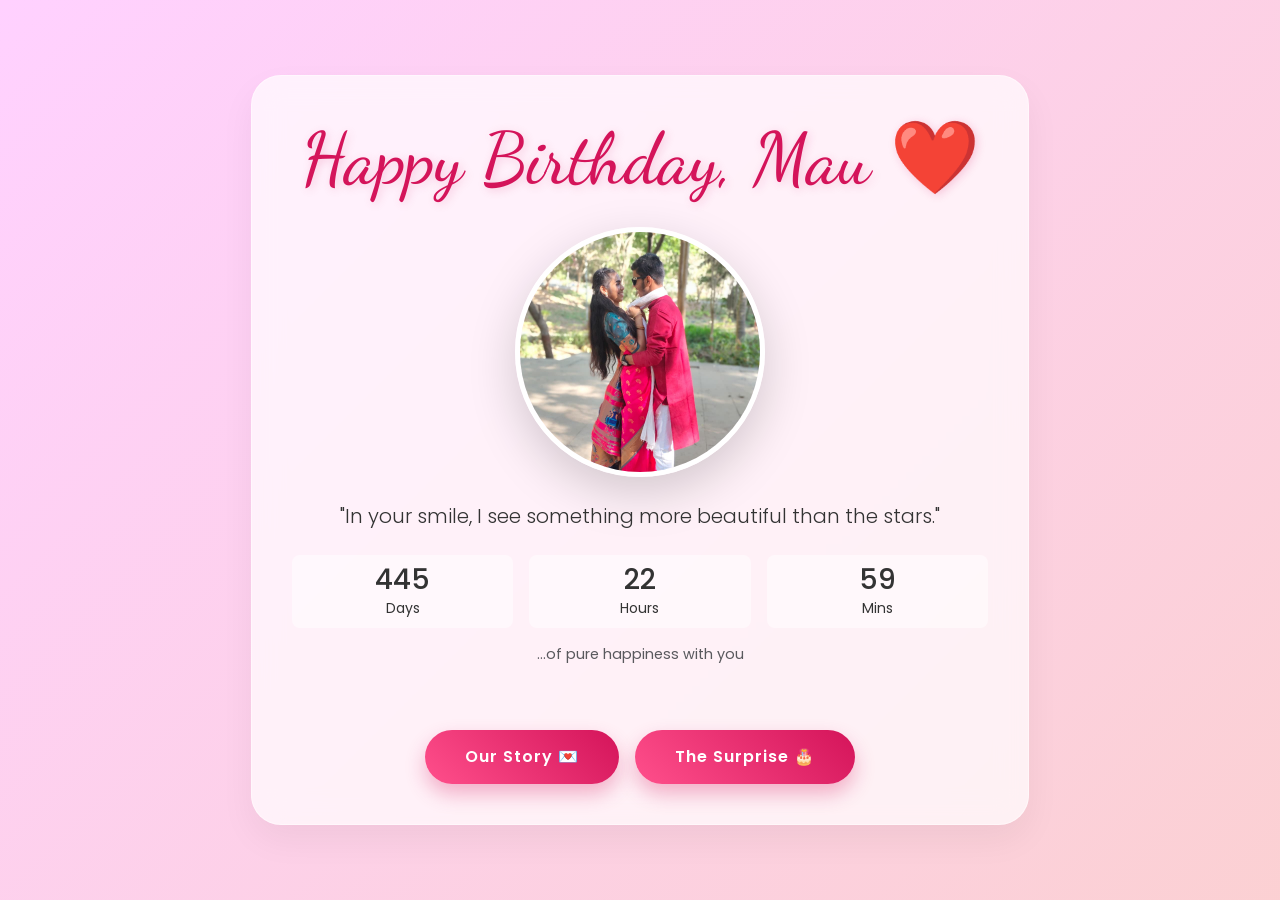
<file: index.html>
<!doctype html>
<html lang="en">

<head>
    <meta charset="UTF-8" />
    <meta name="viewport" content="width=device-width, initial-scale=1.0" />
    <title>For My Queen ❤️</title>
    <link href="https://cdn.jsdelivr.net/npm/bootstrap@5.3.3/dist/css/bootstrap.min.css" rel="stylesheet" />
    <link href="https://fonts.googleapis.com/css2?family=Dancing+Script:wght@700&family=Poppins:wght@300;400;600&display=swap" rel="stylesheet" />
    <link rel="stylesheet" href="https://cdnjs.cloudflare.com/ajax/libs/animate.css/4.1.1/animate.min.css" />
    <link rel="stylesheet" href="style.css" />
</head>

<body>
    <div class="container d-flex align-items-center justify-content-center min-vh-100">
        <div class="glass-card text-center animate__animated animate__fadeIn">
            <h1 class="main-title dancing-font mb-4">Happy Birthday, Mau ❤️</h1>

            <div class="position-relative mx-auto mb-4" style="width: 250px; height: 250px; justify-content: center">
                <img src="g.jpeg" id="heroPhoto" class="rounded-circle shadow-lg w-100 h-100" style="object-fit: cover; border: 5px solid white" />
            </div>

            <p class="lead mb-4 px-md-5">
                "In your smile, I see something more beautiful than the stars."
            </p>

            <!-- Impactful Counter -->
            <div class="row g-3 mb-5">
                <div class="col-4">
                    <div class="p-2 bg-white bg-opacity-50 rounded-3">
                        <h3 id="daysCount" class="mb-0 text-pink">0</h3>
                        <small>Days</small>
                    </div>
                </div>
                <div class="col-4">
                    <div class="p-2 bg-white bg-opacity-50 rounded-3">
                        <h3 id="hoursCount" class="mb-0">0</h3>
                        <small>Hours</small>
                    </div>
                </div>
                <div class="col-4">
                    <div class="p-2 bg-white bg-opacity-50 rounded-3">
                        <h3 id="minutesCount" class="mb-0">0</h3>
                        <small>Mins</small>
                    </div>
                </div>
                <p class="mt-3 text-muted" style="font-size: 0.9rem">
                    ...of pure happiness with you
                </p>
            </div>

            <div class="d-flex flex-wrap justify-content-center gap-3">
                <a href="story.html" class="btn-romantic">Our Story 💌</a>
                <a href="birthday.html" class="btn-romantic">The Surprise 🎂</a>
            </div>
        </div>
    </div>

    <script>
        // Set the date you first met or started dating
        const startDate = new Date("2025-09-15"); // UPDATE THIS DATE

        function updateCounter() {
            const now = new Date();
            const diff = now - startDate;

            const days = Math.floor(diff / (1000 * 60 * 60 * 24));
            const hours = Math.floor((diff / (1000 * 60 * 60)) % 24);
            const minutes = Math.floor((diff / 1000 / 60) % 60);

            document.getElementById("daysCount").innerText = days;
            document.getElementById("hoursCount").innerText = hours;
            document.getElementById("minutesCount").innerText = minutes;
        }
        // setInterval(updateCounter, 1000);
        updateCounter();

        // Photo Gallery Loop
        const photos = ["pic/g.jpeg"];
        let i = 0;
        // setInterval(() => {
        //     i = (i + 1) % photos.length;
        //     const img = document.getElementById("heroPhoto");
        //     img.style.opacity = 0;
        //     setTimeout(() => {
        //         img.src = photos[i];
        //         img.style.opacity = 1;
        //     }, 500);
        // }, 4000);
    </script>
</body>

</html>
</file>
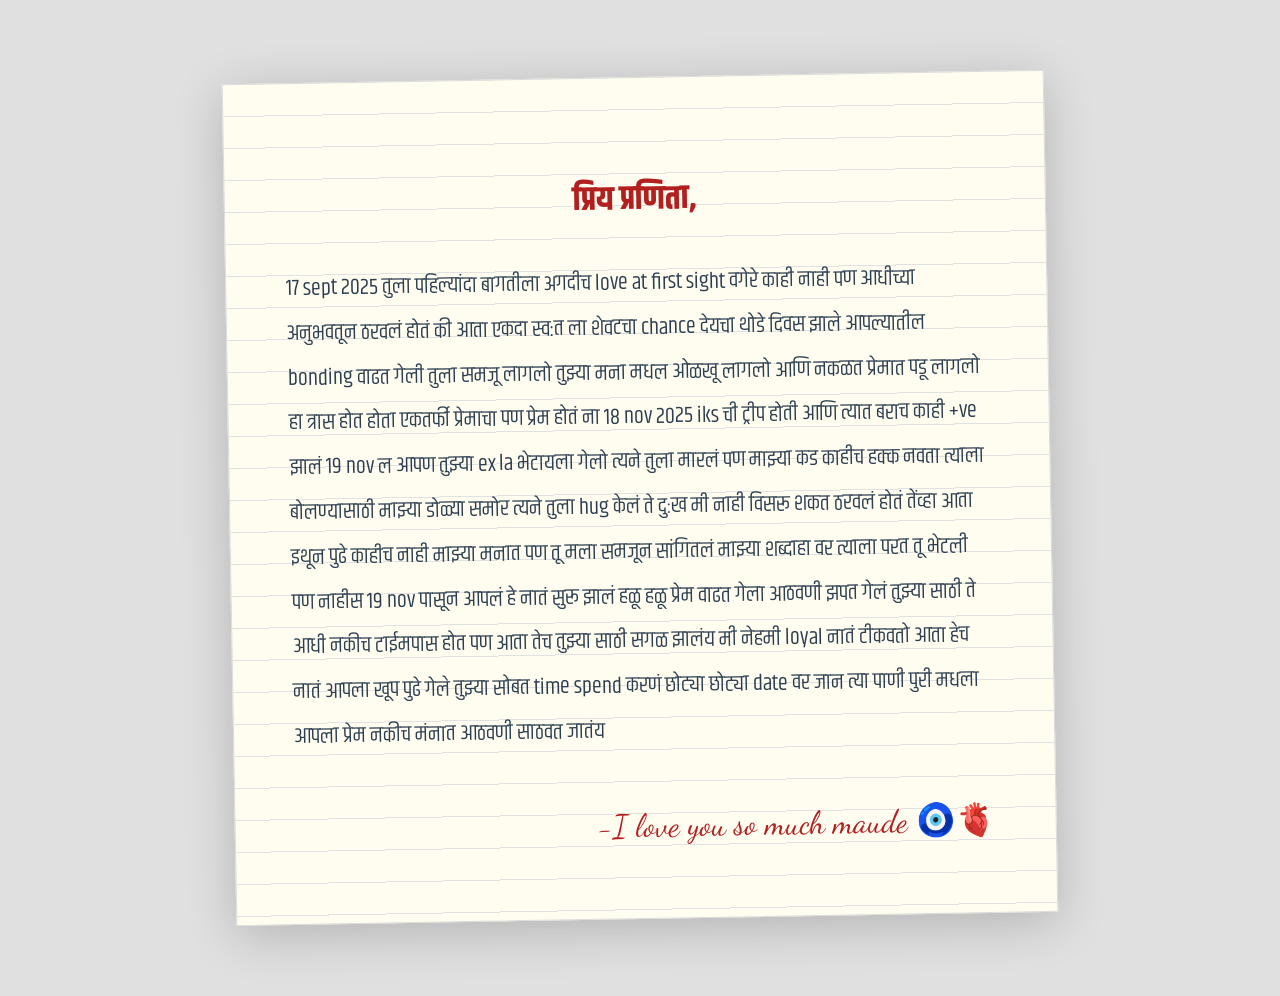
<file: letter.html>
<!doctype html>
<html lang="mr">

<head>
    <meta charset="UTF-8" />
    <meta name="viewport" content="width=device-width, initial-scale=1.0" />
    <title>माझे पत्र | My Letter</title>
    <link href="https://fonts.googleapis.com/css2?family=Khand:wght@400;700&family=Dancing+Script:wght@600&display=swap" rel="stylesheet" />
    <link rel="stylesheet" href="style.css" />
    <style>
        body {
            background: #e0e0e0;
            display: flex;
            align-items: center;
            justify-content: center;
            padding: 40px 20px;
            min-height: 100vh;
        }
        
        .letter-paper {
            background: #fffdf0;
            width: 100%;
            max-width: 700px;
            padding: 60px;
            box-shadow: 0 10px 50px rgba(0, 0, 0, 0.2);
            position: relative;
            border: 1px solid #dcdcdc;
            transform: rotate(-1deg);
        }
        
        .letter-paper::before {
            content: "";
            position: absolute;
            top: 0;
            left: 0;
            width: 100%;
            height: 100%;
            background: repeating-linear-gradient( transparent, transparent 31px, #e1e1e1 31px, #e1e1e1 32px);
        }
        
        .content {
            position: relative;
            font-family: "Khand";
            font-size: 1.4rem;
            line-height: 2;
            color: #2c3e50;
        }
        
        .signature {
            font-family: "Dancing Script", cursive;
            font-size: 2rem;
            text-align: right;
            margin-top: 40px;
            color: #b21f1f;
        }
        
        .back-home {
            position: fixed;
            bottom: 20px;
            left: 20px;
            text-decoration: none;
            color: #333;
            font-weight: bold;
        }
        
        .back-home {
            position: fixed;
            bottom: 20px;
            left: 50%;
            transform: translateX(-50%);
            z-index: 9999;
            /* bring it to front */
            color: white;
            text-decoration: none;
            padding: 12px 28px;
            border-radius: 30px;
        }
    </style>
</head>

<body>
    <!-- <div class="mt-4">
        <a href="index.html" class="btn-romantic back-home">
  BACK TO HOME
</a> -->
    <div class="letter-paper">
        <div class="content">
            <h2 style="text-align: center; color: #b21f1f">प्रिय प्रणिता,</h2>
            <p>
                17 sept 2025 तुला पहिल्यांदा बागतीला अगदीच love at first sight वगेरे काही नाही पण आधीच्या अनुभवतून ठरवलं होतं की आता एकदा स्व:त ला शेवटचा chance देयचा थोडे दिवस झाले आपल्यातील bonding वाढत गेली तुला समजू लागलो तुझ्या मना मधल ओळखू लागलो आणि नकळत प्रेमात
                पडू लागलो हा त्रास होत होता एकतर्फी प्रेमाचा पण प्रेम होतं ना 18 nov 2025 iks ची ट्रीप होती आणि त्यात बराच काही +ve झालं 19 nov ल आपण तुझ्या ex la भेटायला गेलो त्यने तुला मारलं पण माझ्या कड काहीच हक्क नवता त्याला बोलण्यासाठी माझ्या डोळ्या
                समोर त्यने तुला hug केलं ते दुःख मी नाही विसरू शकत ठरवलं होतं तेंव्हा आता इथून पुढे काहीच नाही माझ्या मनात पण तू मला समजून सांगितलं माझ्या शब्दाहा वर त्याला परत तू भेटली पण नाहीस 19 nov पासून आपलं हे नातं सुरू झालं हळू हळू प्रेम वाढत गेला
                आठवणी झपत गेलं तुझ्या साठी ते आधी नकीच टाईमपास होत पण आता तेच तुझ्या साठी सगळ झालंय मी नेहमी loyal नातं टीकवतो आता हेच नातं आपला खूप पुढे गेले तुझ्या सोबत time spend करणं छोट्या छोट्या date वर जान त्या पाणी पुरी मधला आपला प्रेम नकीच मंनात
                आठवणी साठवत जातंय
            </p>

            <div class="signature">-I love you so much maude 🧿🫀</div>
        </div>
    </div>
</body>

</html>
</file>
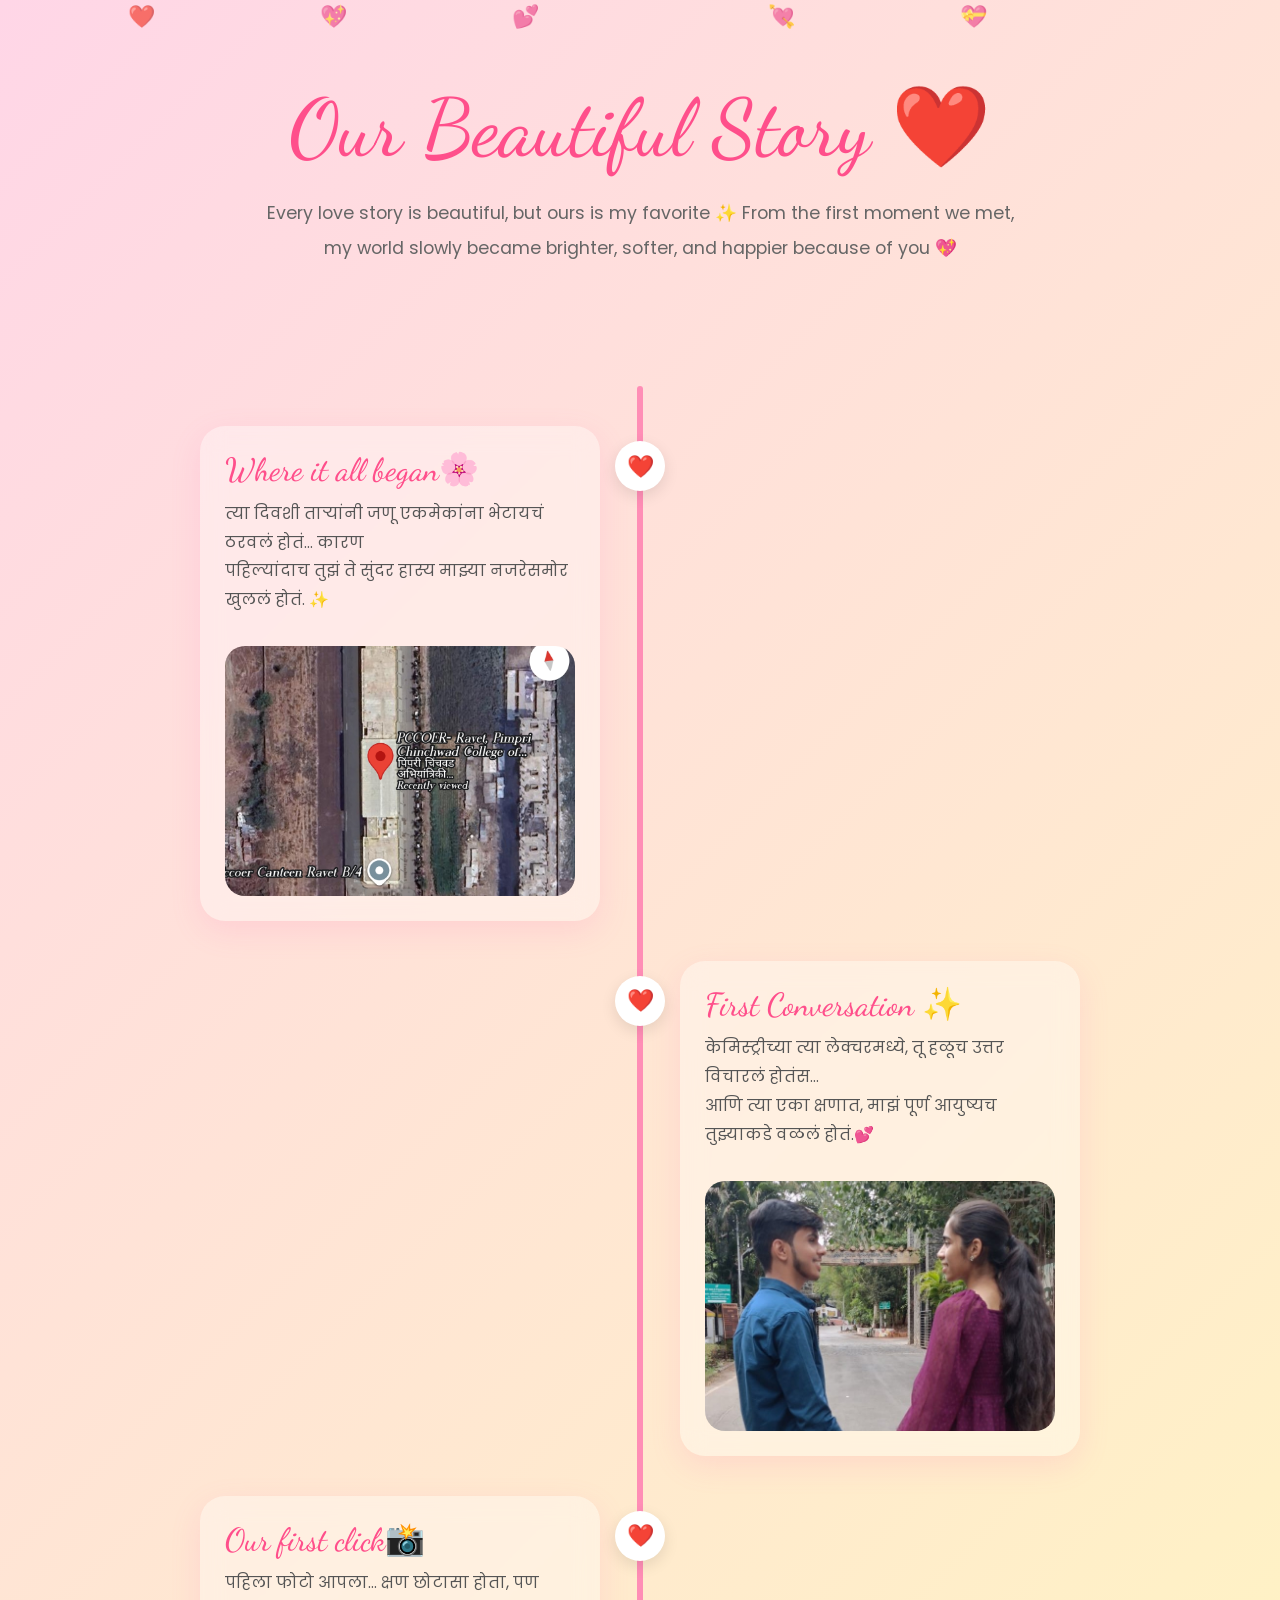
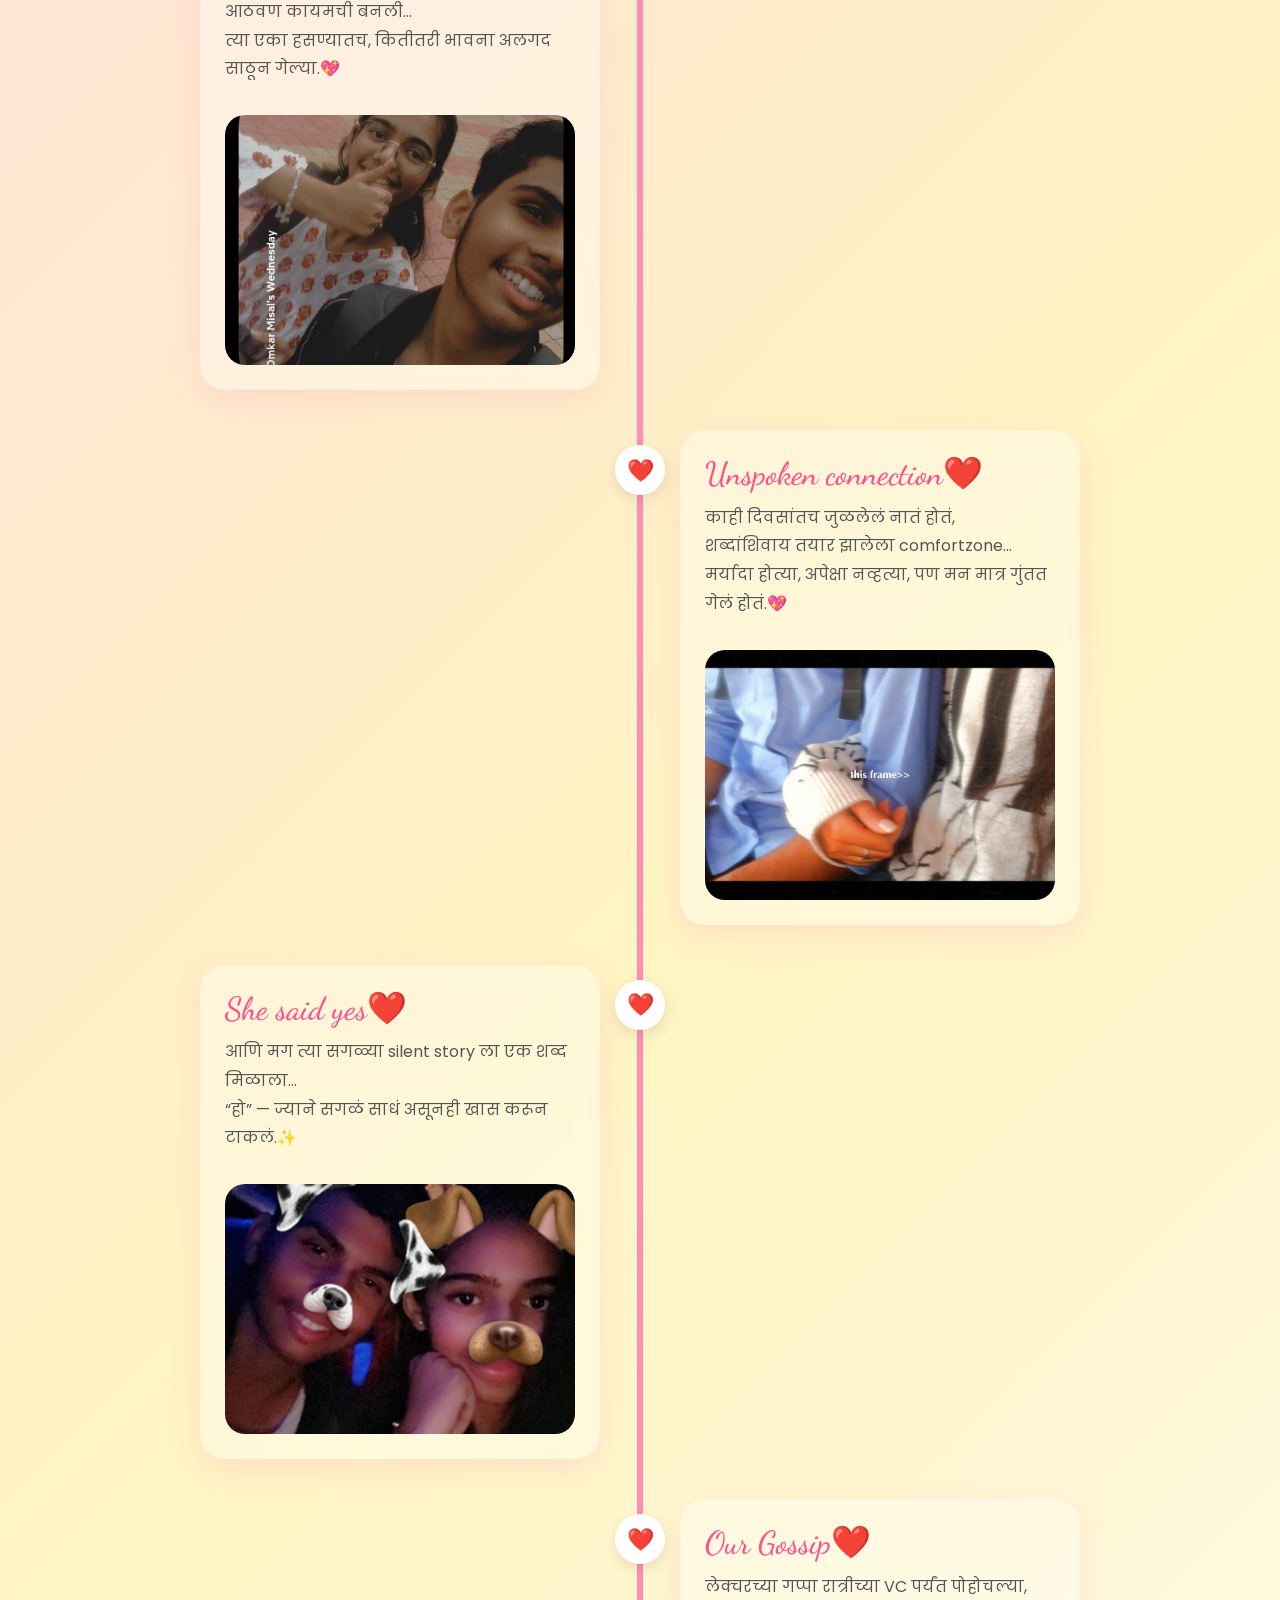
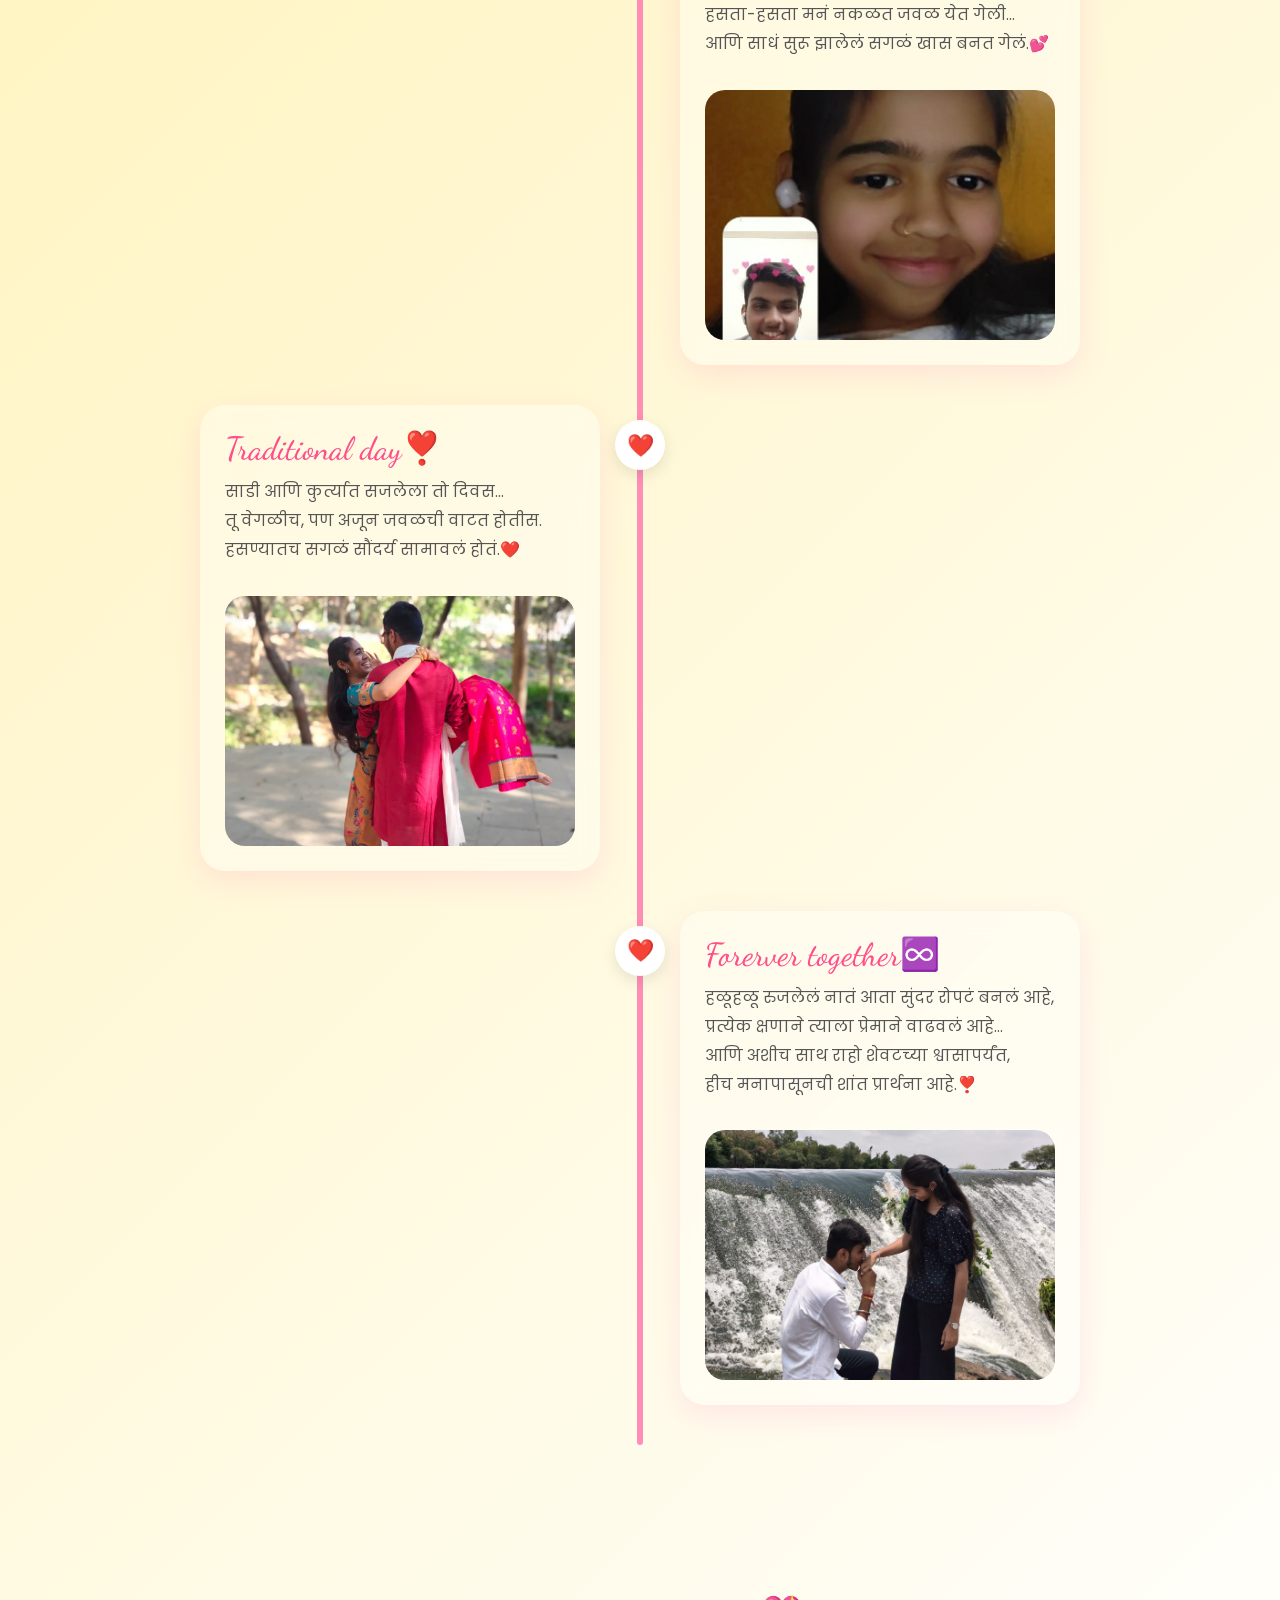
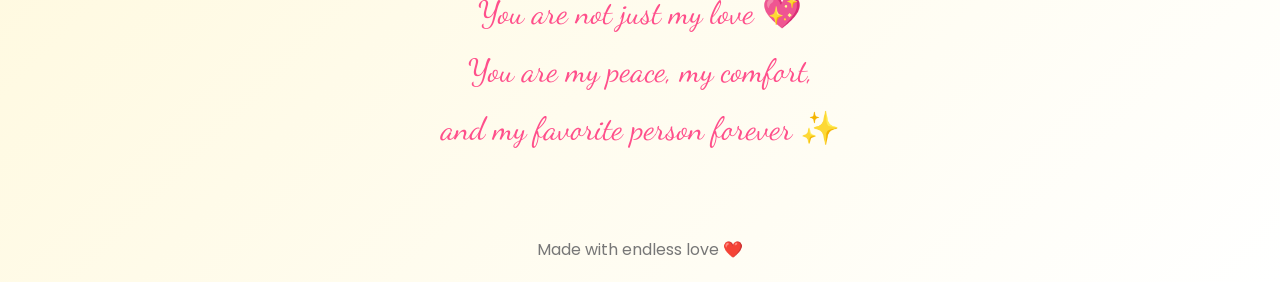
<file: story.html>
<!doctype html>
<html lang="en">

<head>
    <meta charset="UTF-8" />
    <meta name="viewport" content="width=device-width, initial-scale=1.0" />

    <title>Our Story ❤️</title>

    <!-- Fonts -->

    <link rel="preconnect" href="https://fonts.googleapis.com" />

    <link href="https://fonts.googleapis.com/css2?family=Dancing+Script:wght@700&family=Poppins:wght@300;400;500;600&display=swap" rel="stylesheet" />

    <!-- Bootstrap -->

    <link href="https://cdn.jsdelivr.net/npm/bootstrap@5.3.3/dist/css/bootstrap.min.css" rel="stylesheet" />

    <style>
        * {
            margin: 0;
            padding: 0;
            box-sizing: border-box;
            font-family: "Poppins", sans-serif;
        }
        
        body {
            overflow-x: hidden;
            background: linear-gradient(135deg, #ffd6e7, #fff4c2, #ffffff);
            min-height: 100vh;
            position: relative;
        }
        /* Floating Hearts */
        
        .heart {
            position: absolute;
            font-size: 22px;
            animation: floatHeart 10s linear infinite;
            opacity: 0.7;
        }
        
        @keyframes floatHeart {
            0% {
                transform: translateY(100vh);
                opacity: 0;
            }
            50% {
                opacity: 1;
            }
            100% {
                transform: translateY(-120vh);
                opacity: 0;
            }
        }
        /* Hero */
        
        .hero {
            text-align: center;
            padding: 80px 20px 40px;
        }
        
        .hero h1 {
            font-size: 5rem;
            color: #ff4f8b;
            font-family: "Dancing Script", cursive;
            margin-bottom: 20px;
            animation: glow 2s infinite alternate;
        }
        
        @keyframes glow {
            from {
                text-shadow: 0 0 10px #ffb6d2;
            }
            to {
                text-shadow: 0 0 25px #ff4f8b;
            }
        }
        
        .hero p {
            max-width: 750px;
            margin: auto;
            color: #666;
            font-size: 1.1rem;
            line-height: 2;
        }
        /* Timeline */
        
        .timeline {
            position: relative;
            max-width: 1000px;
            margin: 80px auto;
            padding: 20px;
        }
        
        .timeline::after {
            content: "";
            position: absolute;
            width: 6px;
            background: #ff8eb6;
            top: 0;
            bottom: 0;
            left: 50%;
            margin-left: -3px;
            border-radius: 20px;
        }
        
        .container-box {
            padding: 20px 40px;
            position: relative;
            width: 50%;
        }
        
        .container-box.left {
            left: 0;
        }
        
        .container-box.right {
            left: 50%;
        }
        
        .content {
            background: rgba(255, 255, 255, 0.35);
            padding: 25px;
            border-radius: 25px;
            backdrop-filter: blur(12px);
            box-shadow: 0 10px 30px rgba(255, 105, 180, 0.15);
            transition: 0.4s;
        }
        
        .content:hover {
            transform: translateY(-10px) scale(1.02);
        }
        
        .content h2 {
            color: #ff4f8b;
            margin-bottom: 10px;
            font-family: "Dancing Script", cursive;
            font-size: 2rem;
        }
        
        .content p {
            color: #555;
            line-height: 1.8;
        }
        /* Timeline Dots */
        
        .container-box::after {
            content: "❤️";
            position: absolute;
            width: 50px;
            height: 50px;
            right: -25px;
            background: #fff;
            border-radius: 50%;
            top: 35px;
            display: flex;
            justify-content: center;
            align-items: center;
            font-size: 22px;
            z-index: 2;
            box-shadow: 0 5px 15px rgba(0, 0, 0, 0.1);
        }
        
        .right::after {
            left: -25px;
        }
        /* Photos */
        
        .story-photo {
            width: 100%;
            height: 250px;
            object-fit: cover;
            border-radius: 20px;
            margin-top: 15px;
        }
        /* Final Message */
        
        .ending {
            text-align: center;
            padding: 60px 20px;
            font-size: 2rem;
            color: #ff4f8b;
            font-family: "Dancing Script", cursive;
            line-height: 1.8;
        }
        
        footer {
            text-align: center;
            padding: 20px;
            color: #777;
        }
        /* Responsive */
        
        @media (max-width: 768px) {
            .timeline::after {
                left: 31px;
            }
            .container-box {
                width: 100%;
                padding-left: 70px;
                padding-right: 20px;
            }
            .container-box.right {
                left: 0;
            }
            .container-box::after {
                left: 5px;
            }
            .hero h1 {
                font-size: 3rem;
            }
        }
    </style>
</head>

<body>
    <!-- Music -->
    <!-- 
    <audio autoplay loop>
      <source src="music/love.mp3" type="audio/mp3" />
    </audio> -->

    <!-- Floating Hearts -->

    <div class="heart" style="left: 10%; animation-delay: 0s">❤️</div>
    <div class="heart" style="left: 25%; animation-delay: 2s">💖</div>
    <div class="heart" style="left: 40%; animation-delay: 4s">💕</div>
    <div class="heart" style="left: 60%; animation-delay: 1s">💘</div>
    <div class="heart" style="left: 75%; animation-delay: 3s">💝</div>

    <!-- Hero -->

    <section class="hero">
        <h1>Our Beautiful Story ❤️</h1>

        <p>
            Every love story is beautiful, but ours is my favorite ✨ From the first moment we met, my world slowly became brighter, softer, and happier because of you 💖
        </p>
    </section>

    <!-- Timeline -->

    <div class="timeline">
        <!-- Story 1 -->

        <div class="container-box left">
            <div class="content">
                <h2>Where it all began🌸</h2>

                <p>
                    त्या दिवशी ताऱ्यांनी जणू एकमेकांना भेटायचं ठरवलं होतं… कारण<br /> पहिल्यांदाच तुझं ते सुंदर हास्य माझ्या नजरेसमोर खुललं होतं. ✨
                </p>

                <img src="l.jpeg" class="story-photo" />
            </div>
        </div>

        <!-- Story 2 -->

        <div class="container-box right">
            <div class="content">
                <h2>First Conversation ✨</h2>

                <p>
                    केमिस्ट्रीच्या त्या लेक्चरमध्ये, तू हळूच उत्तर विचारलं होतंस…
                    <br />आणि त्या एका क्षणात, माझं पूर्ण आयुष्यच तुझ्याकडे वळलं होतं.💕
                </p>

                <img src="k.jpeg" class="story-photo" />
            </div>
        </div>

        <!-- Story 3 -->

        <div class="container-box left">
            <div class="content">
                <h2>Our first click📸</h2>

                <p>
                    पहिला फोटो आपला… क्षण छोटासा होता, पण आठवण कायमची बनली…<br /> त्या एका हसण्यातच, कितीतरी भावना अलगद साठून गेल्या.💖
                </p>

                <img src="c.jpeg" class="story-photo" />
            </div>
        </div>

        <!-- Story 4 -->

        <div class="container-box right">
            <div class="content">
                <h2>Unspoken connection❤️</h2>

                <p>
                    काही दिवसांतच जुळलेलं नातं होतं,<br /> शब्दांशिवाय तयार झालेला comfortzone…<br /> मर्यादा होत्या, अपेक्षा नव्हत्या, पण मन मात्र गुंतत गेलं होतं.💖
                </p>

                <img src="d.jpeg" class="story-photo" />
            </div>
        </div>

        <!--Story 5-->
        <div class="container-box left">
            <div class="content">
                <h2>She said yes❤️</h2>

                <p>
                    आणि मग त्या सगळ्या silent story ला एक शब्द मिळाला…<br /> “हो” — ज्याने सगळं साधं असूनही खास करून टाकलं.✨
                </p>

                <img src="e.jpeg" class="story-photo" />
            </div>
        </div>
        <!-- Story 6 -->

        <div class="container-box right">
            <div class="content">
                <h2>Our Gossip❤️</h2>

                <p>
                    लेक्चरच्या गप्पा रात्रीच्या VC पर्यंत पोहोचल्या,<br /> हसता-हसता मनं नकळत जवळ येत गेली… <br />आणि साधं सुरू झालेलं सगळं खास बनत गेलं.💕
                </p>

                <img src="f.jpeg" class="story-photo" />
            </div>
        </div>

        <!-- Story 7 -->

        <div class="container-box left">
            <div class="content">
                <h2>Traditional day❣️</h2>

                <p>
                    साडी आणि कुर्त्यात सजलेला तो दिवस…<br /> तू वेगळीच, पण अजून जवळची वाटत होतीस.<br /> हसण्यातच सगळं सौंदर्य सामावलं होतं.❤️
                </p>

                <img src="i.jpeg" class="story-photo" />
            </div>
        </div>

        <!-- Story 8 -->

        <div class="container-box right">
            <div class="content">
                <h2>Forerver together♾️</h2>

                <p>
                    हळूहळू रुजलेलं नातं आता सुंदर रोपटं बनलं आहे,<br> प्रत्येक क्षणाने त्याला प्रेमाने वाढवलं आहे…<br>आणि अशीच साथ राहो शेवटच्या श्वासापर्यंत,<br> हीच मनापासूनची शांत प्रार्थना आहे.❣️
                </p>

                <img src="j.jpeg" class="story-photo" />
            </div>
        </div>
    </div>

    <!-- Ending -->

    <div class="ending">
        You are not just my love 💖<br /> You are my peace, my comfort,<br /> and my favorite person forever ✨
    </div>

    <!-- Footer -->

    <footer>Made with endless love ❤️</footer>
</body>

</html>
</file>
<file: style.css>
/* Custom Properties for a Romantic Palette */
:root {
  --primary-pink: #ff4f8b;
  --deep-pink: #d4145a;
  --soft-pink: #ffeef4;
  --glass: rgba(255, 255, 255, 0.7);
  --glass-border: rgba(255, 255, 255, 0.4);
}

body {
  background: linear-gradient(-45deg, #ff9a9e, #fad0c4, #fad0c4, #ffd1ff);
  background-size: 400% 400%;
  animation: gradientBG 15s ease infinite;
  min-height: 100vh;
  font-family: 'Poppins', sans-serif;
  color: #333;
}

@keyframes gradientBG {
  0% { background-position: 0% 50%; }
  50% { background-position: 100% 50%; }
  100% { background-position: 0% 50%; }
}

/* Enhanced Glassmorphism Card */
.glass-card {
  background: var(--glass);
  backdrop-filter: blur(15px);
  -webkit-backdrop-filter: blur(15px);
  border: 1px solid var(--glass-border);
  border-radius: 30px;
  box-shadow: 0 15px 35px rgba(0, 0, 0, 0.05);
  padding: 40px;
  transition: transform 0.3s ease;
}

.glass-card:hover {
  transform: translateY(-5px);
}

/* Typography */
.dancing-font {
  font-family: 'Dancing Script', cursive;
}

.main-title {
  font-size: 4.5rem;
  color: var(--deep-pink);
  text-shadow: 2px 2px 10px rgba(212, 20, 90, 0.2);
}

/* Marathi Verse Styling */
.marathi-verse {
  font-size: 1.25rem;
  line-height: 2.2;
  color: #444;
  font-weight: 500;
  border-left: 4px solid var(--primary-pink);
  padding-left: 20px;
  margin: 20px 0;
  font-style: italic;
}

/* Buttons */
.btn-romantic {
  background: linear-gradient(45deg, var(--primary-pink), var(--deep-pink));
  color: white;
  border: none;
  padding: 15px 40px;
  border-radius: 50px;
  font-weight: 600;
  letter-spacing: 1px;
  transition: all 0.4s;
  box-shadow: 0 10px 20px rgba(212, 20, 90, 0.3);
  text-decoration: none;
  display: inline-block;
}

.btn-romantic:hover {
  transform: scale(1.1);
  box-shadow: 0 15px 25px rgba(212, 20, 90, 0.4);
  color: white;
}
/* --- Add to your existing css/style.css --- */

/* 3D Perspective Container */
body {
    perspective: 1000px;
    overflow-x: hidden;
}

/* Floating 3D Elements */
.floating-obj {
    position: fixed;
    z-index: -1;
    filter: blur(1px);
    animation: float3D 15s infinite linear;
    opacity: 0.4;
}

@keyframes float3D {
    0% { transform: translateZ(0) translateY(0) rotate(0); }
    50% { transform: translateZ(100px) translateY(-50px) rotate(180deg); }
    100% { transform: translateZ(0) translateY(0) rotate(360deg); }
}

/* 3D Glass Card Effect */
.glass-card-3d {
    background: rgba(255, 255, 255, 0.45);
    backdrop-filter: blur(20px);
    border: 1px solid rgba(255, 255, 255, 0.5);
    border-radius: 30px;
    transform-style: preserve-3d; /* Key for 3D depth */
    box-shadow: 0 20px 50px rgba(0,0,0,0.1);
    transition: 0.1s;
}

/* Custom Heart Cursor */
body {
    cursor: url("https://cdn-icons-png.flaticon.com/32/2107/2107845.png"), auto;
}

/* Timeline 3D Connector */
.timeline-line {
    position: absolute;
    width: 4px;
    height: 100%;
    background: linear-gradient(to bottom, transparent, var(--primary-pink), transparent);
    left: 50%;
    transform: translateX(-50%);
    z-index: 0;
}
</file>
